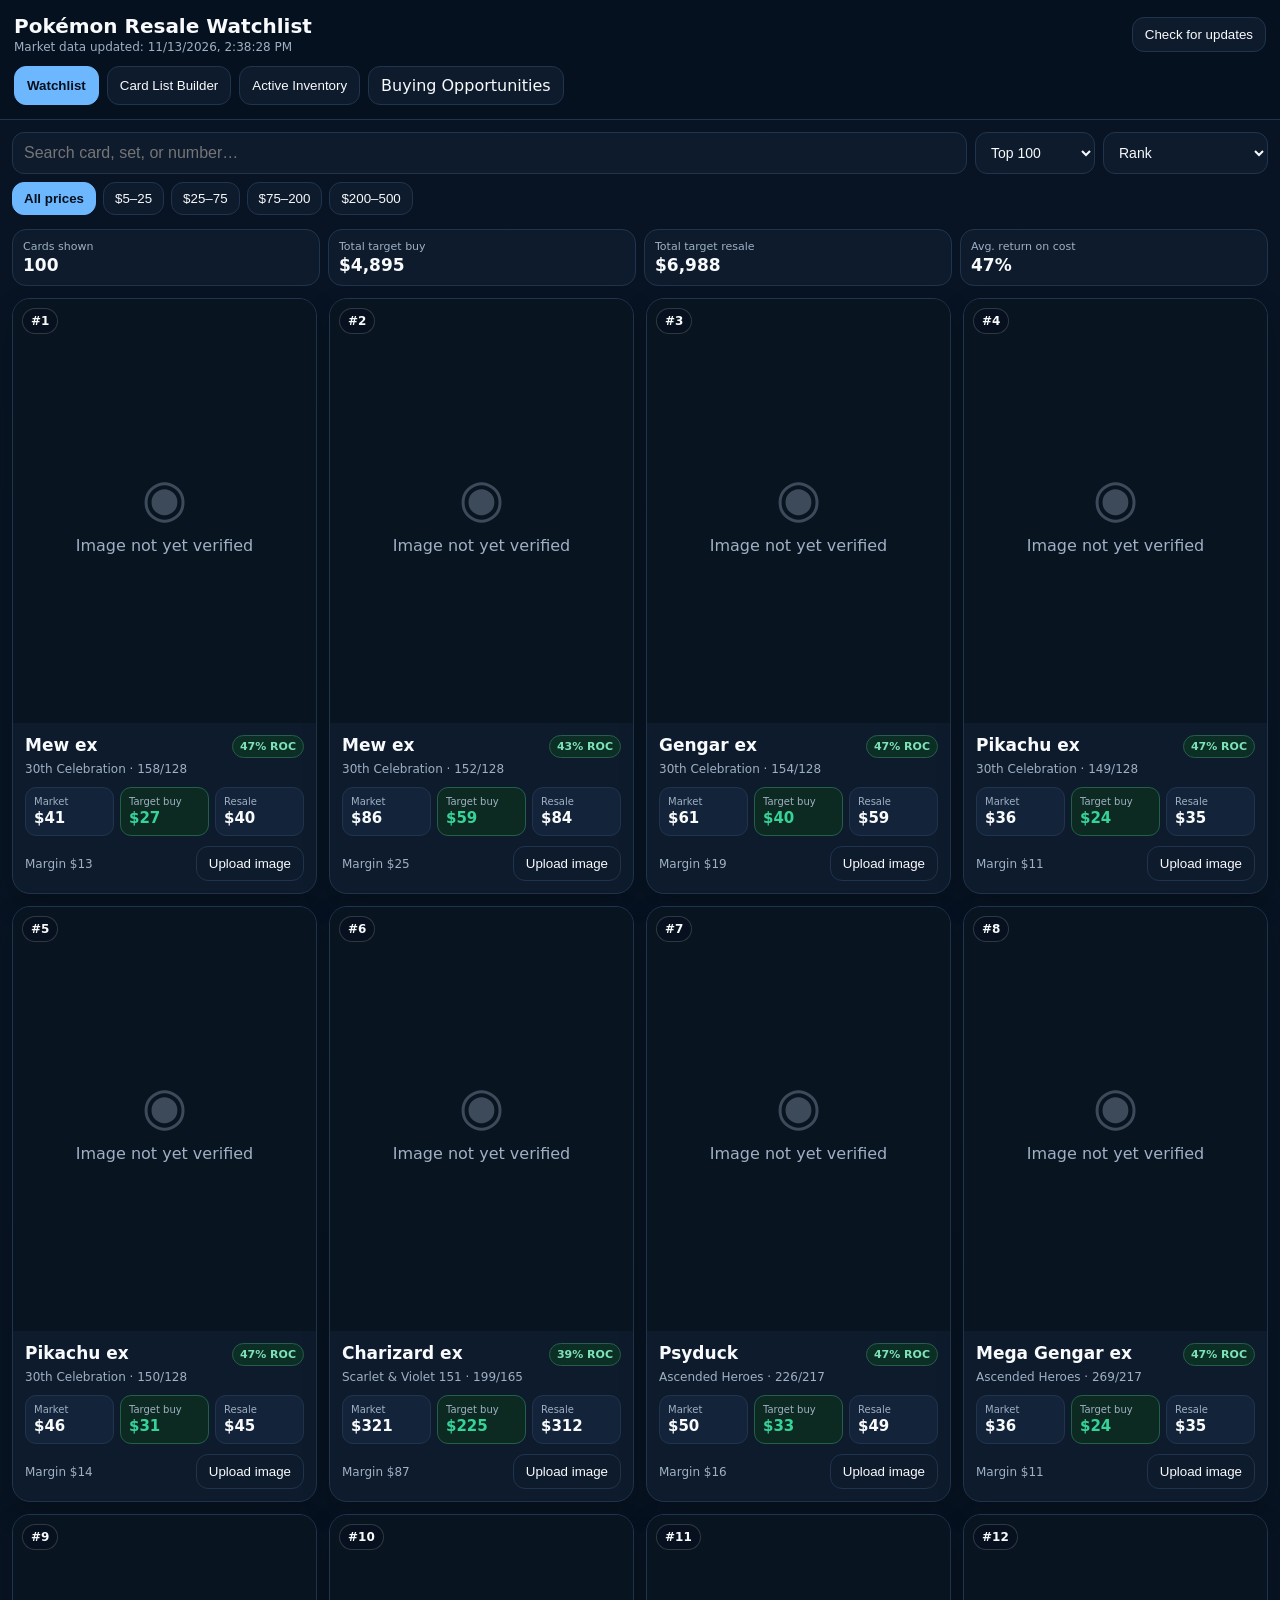
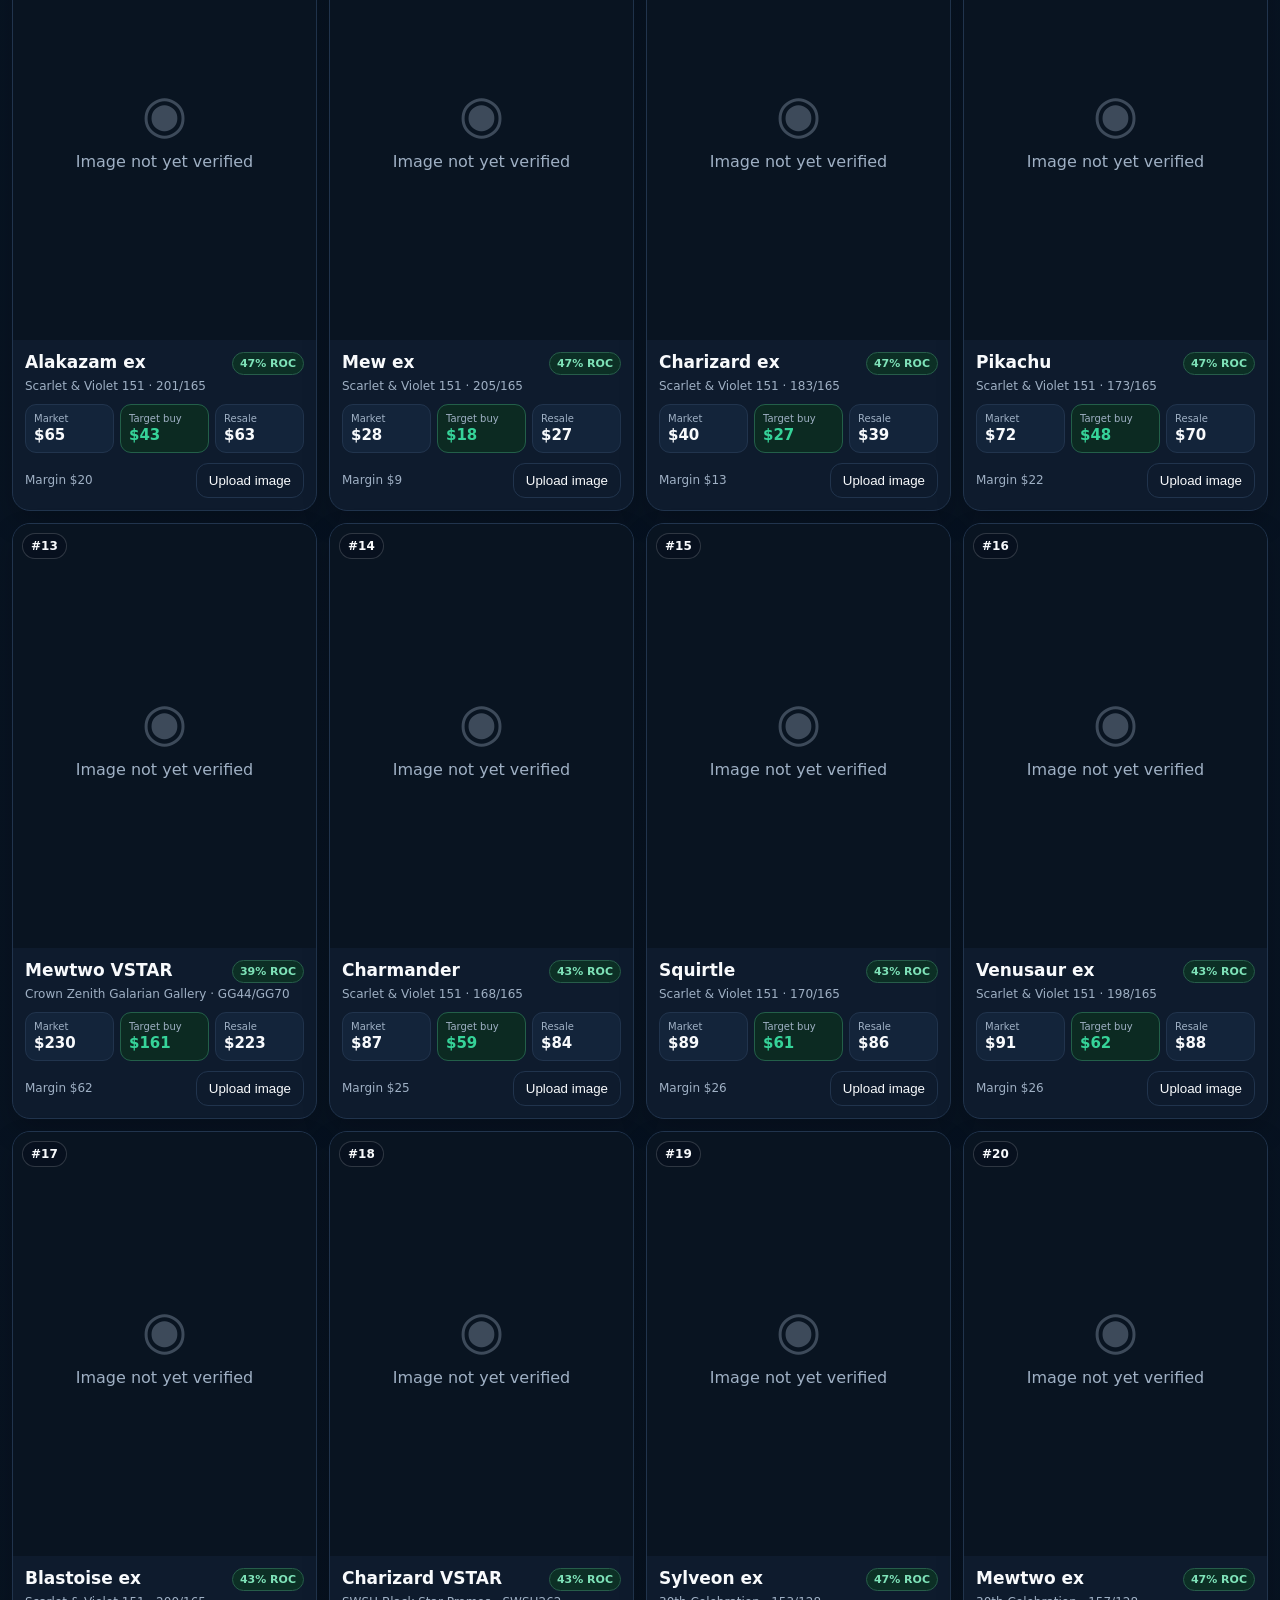
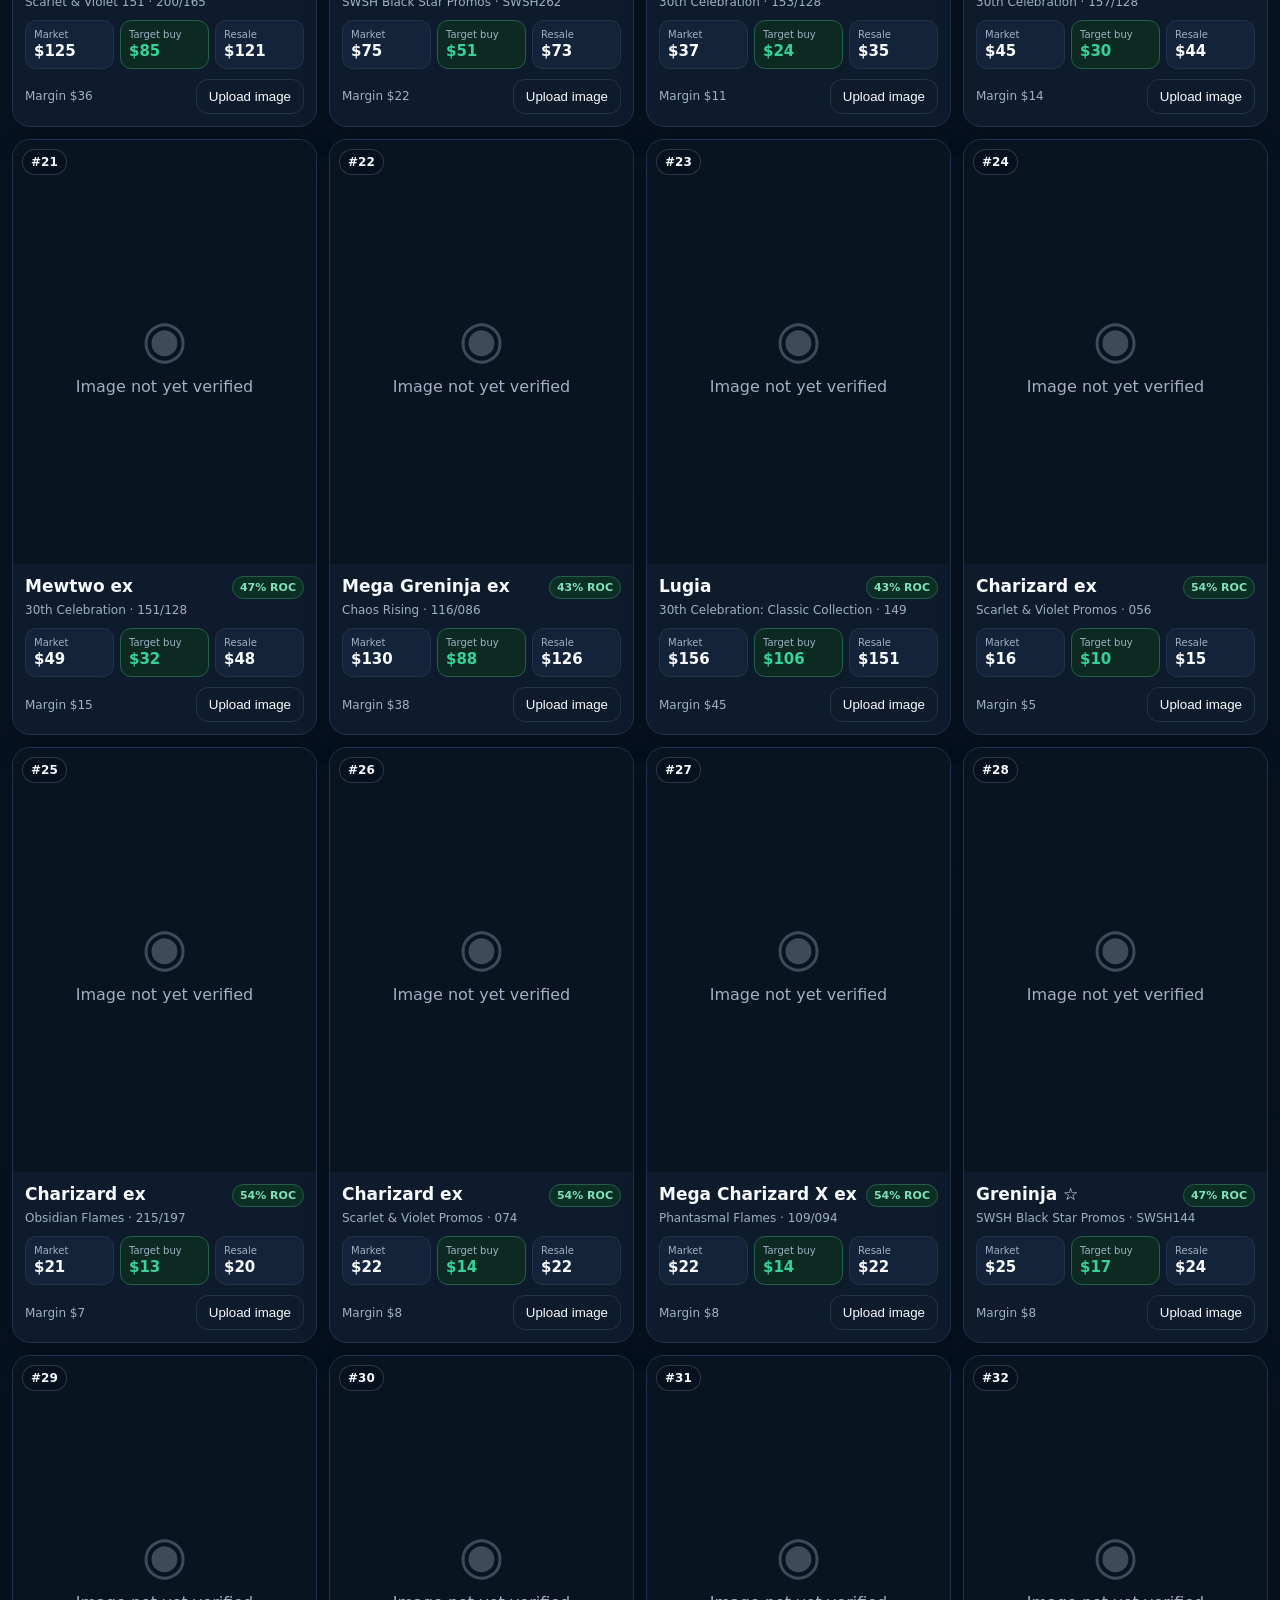
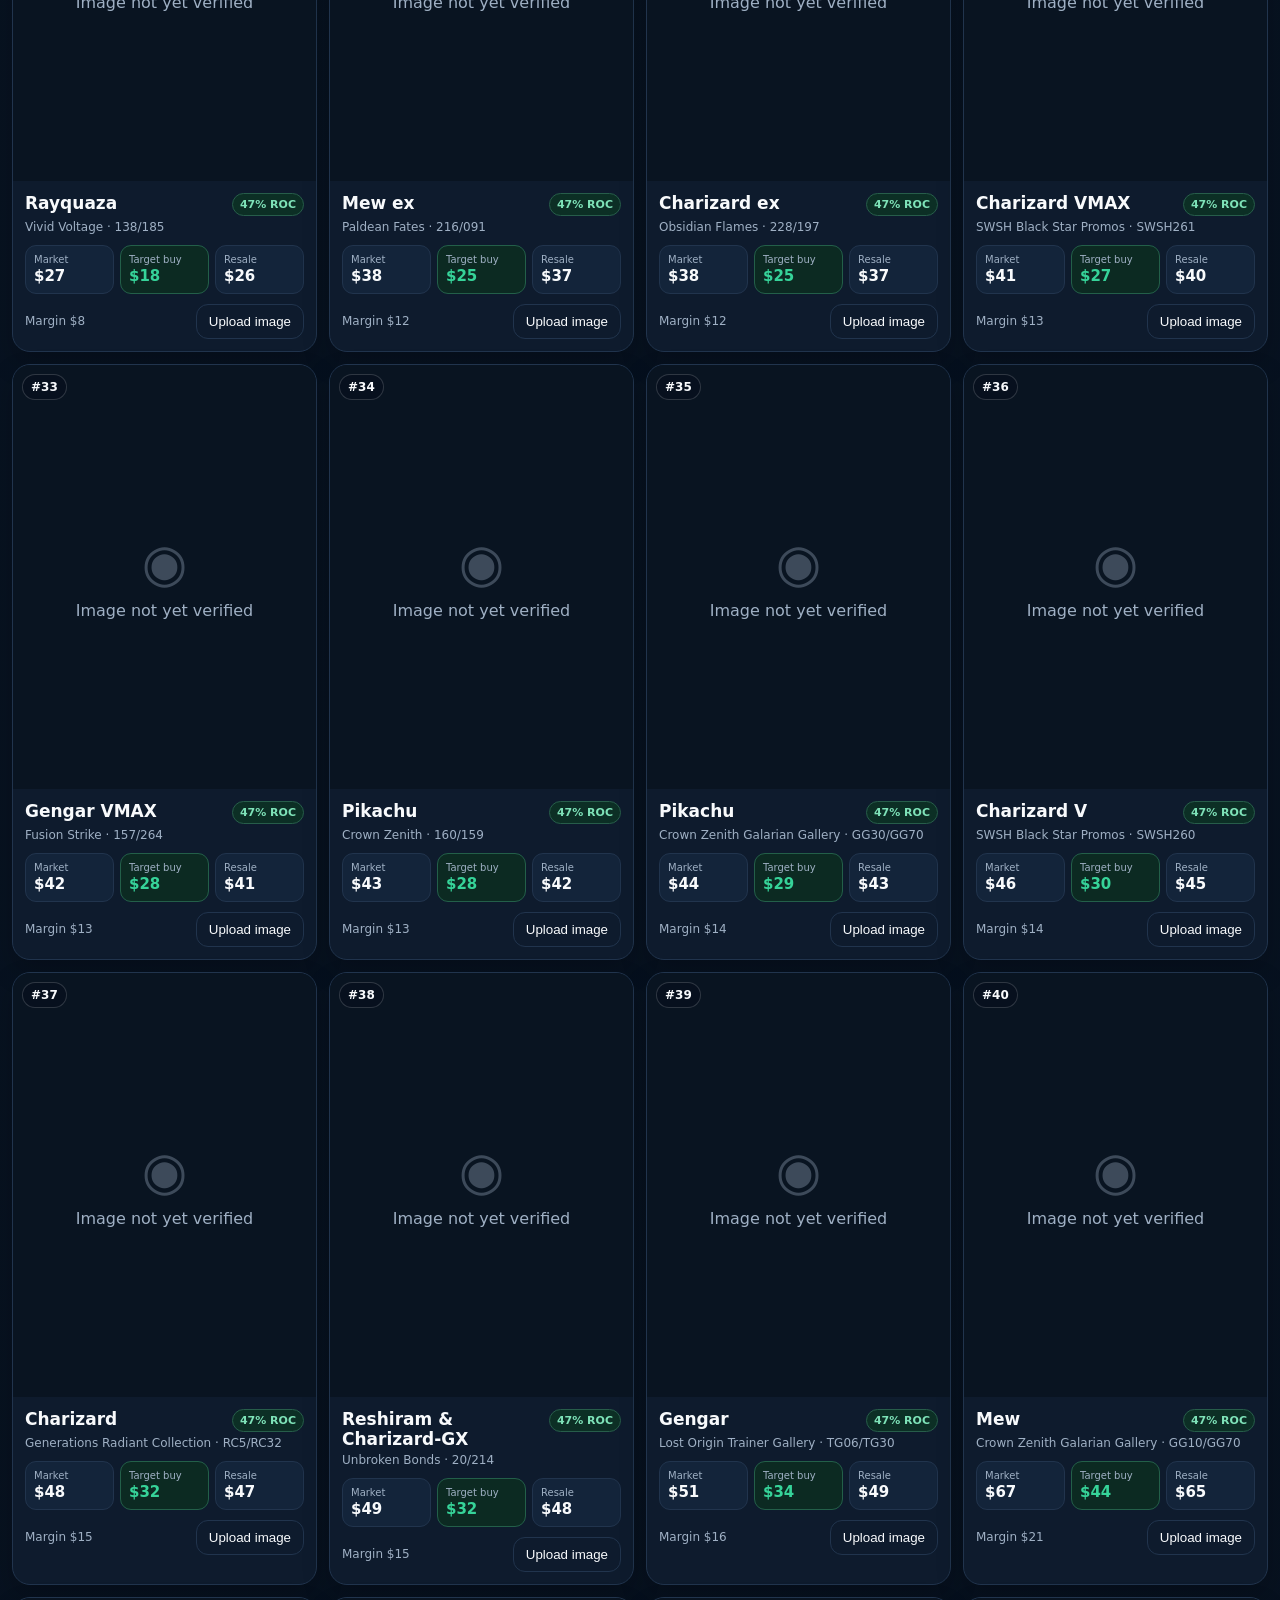
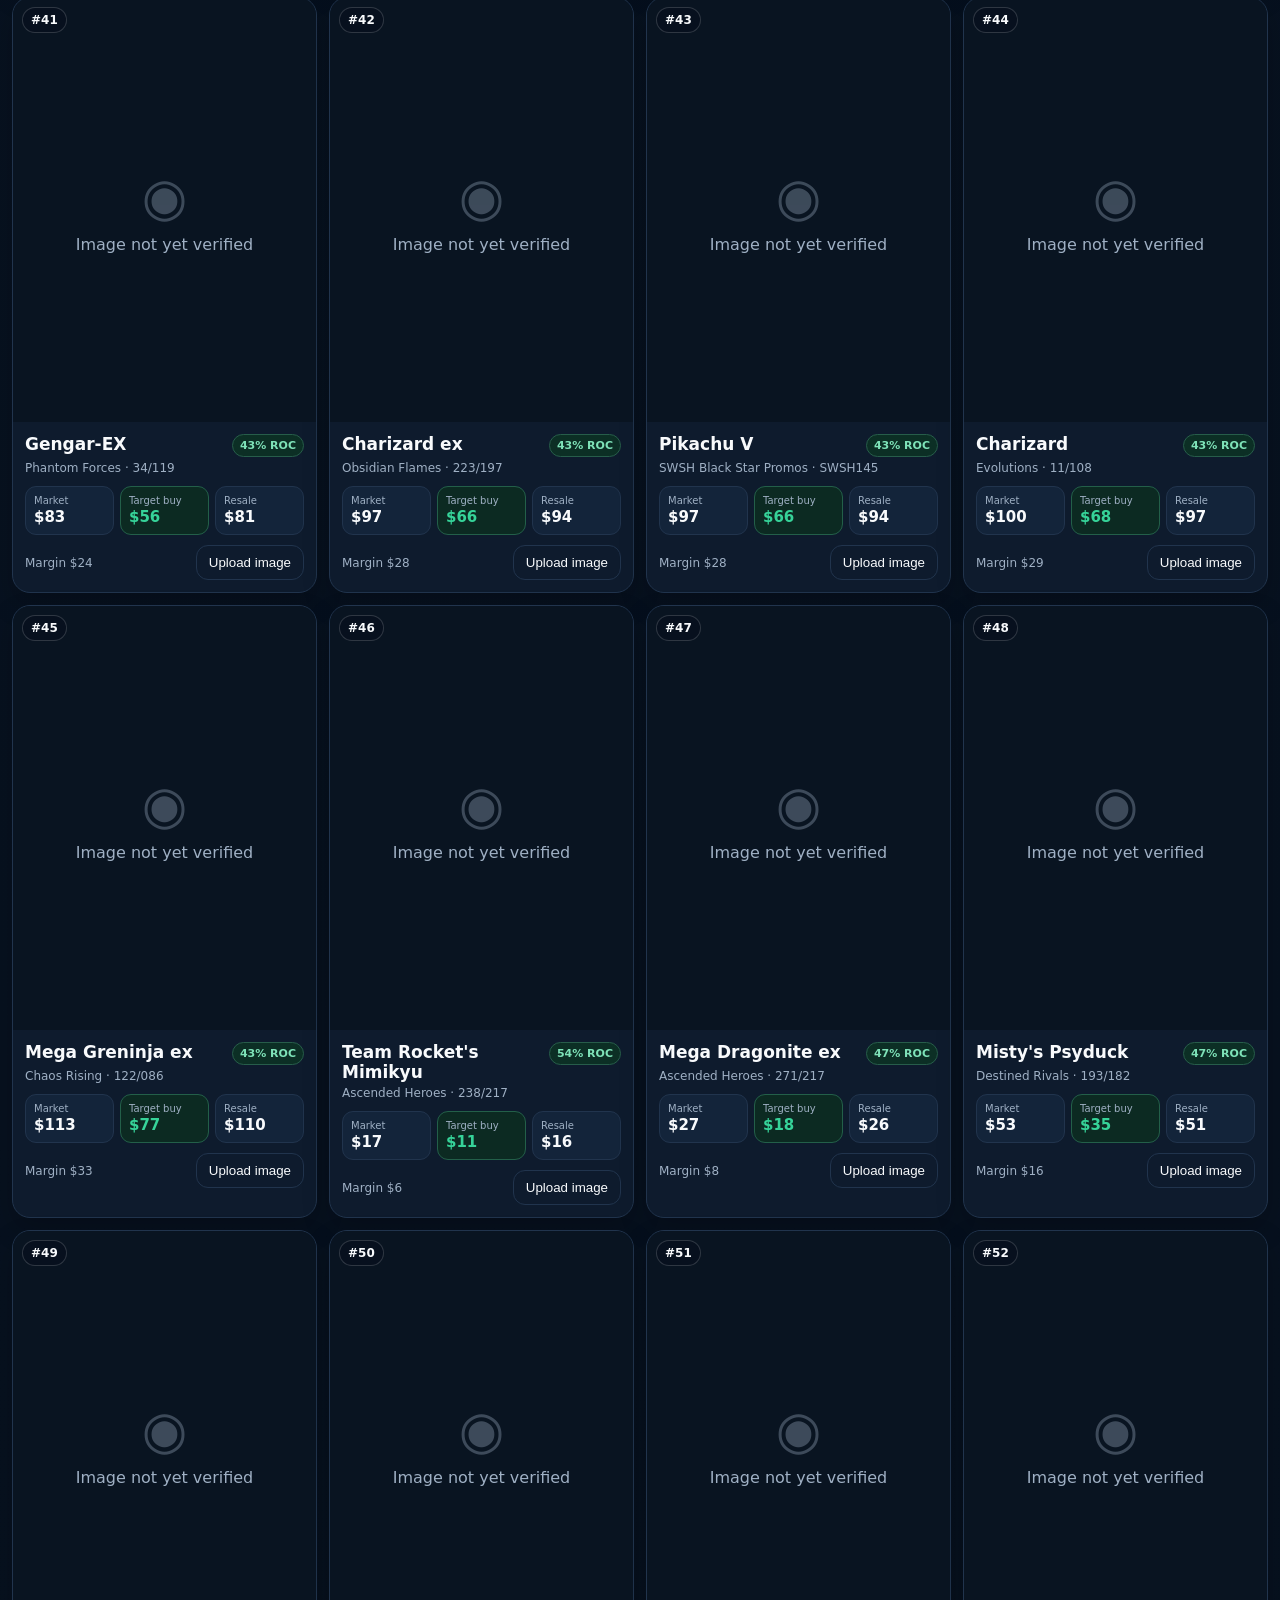
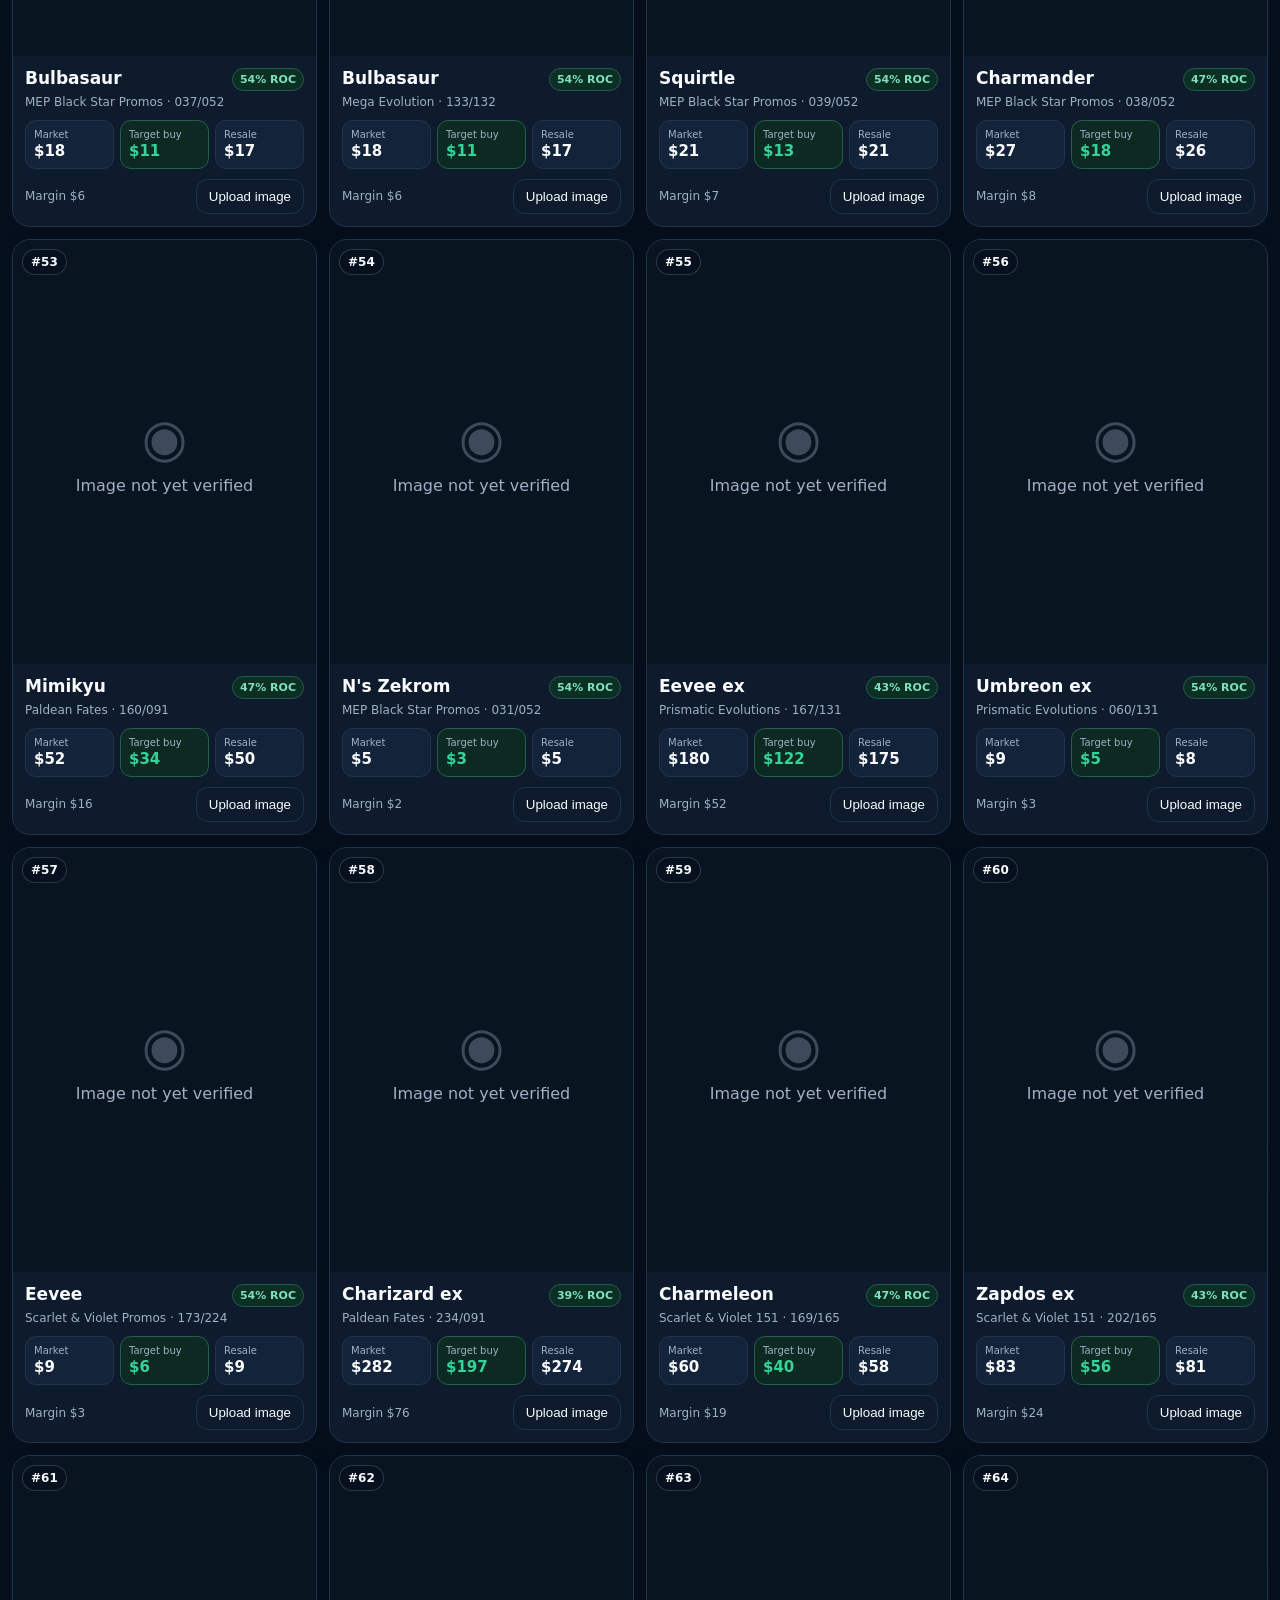
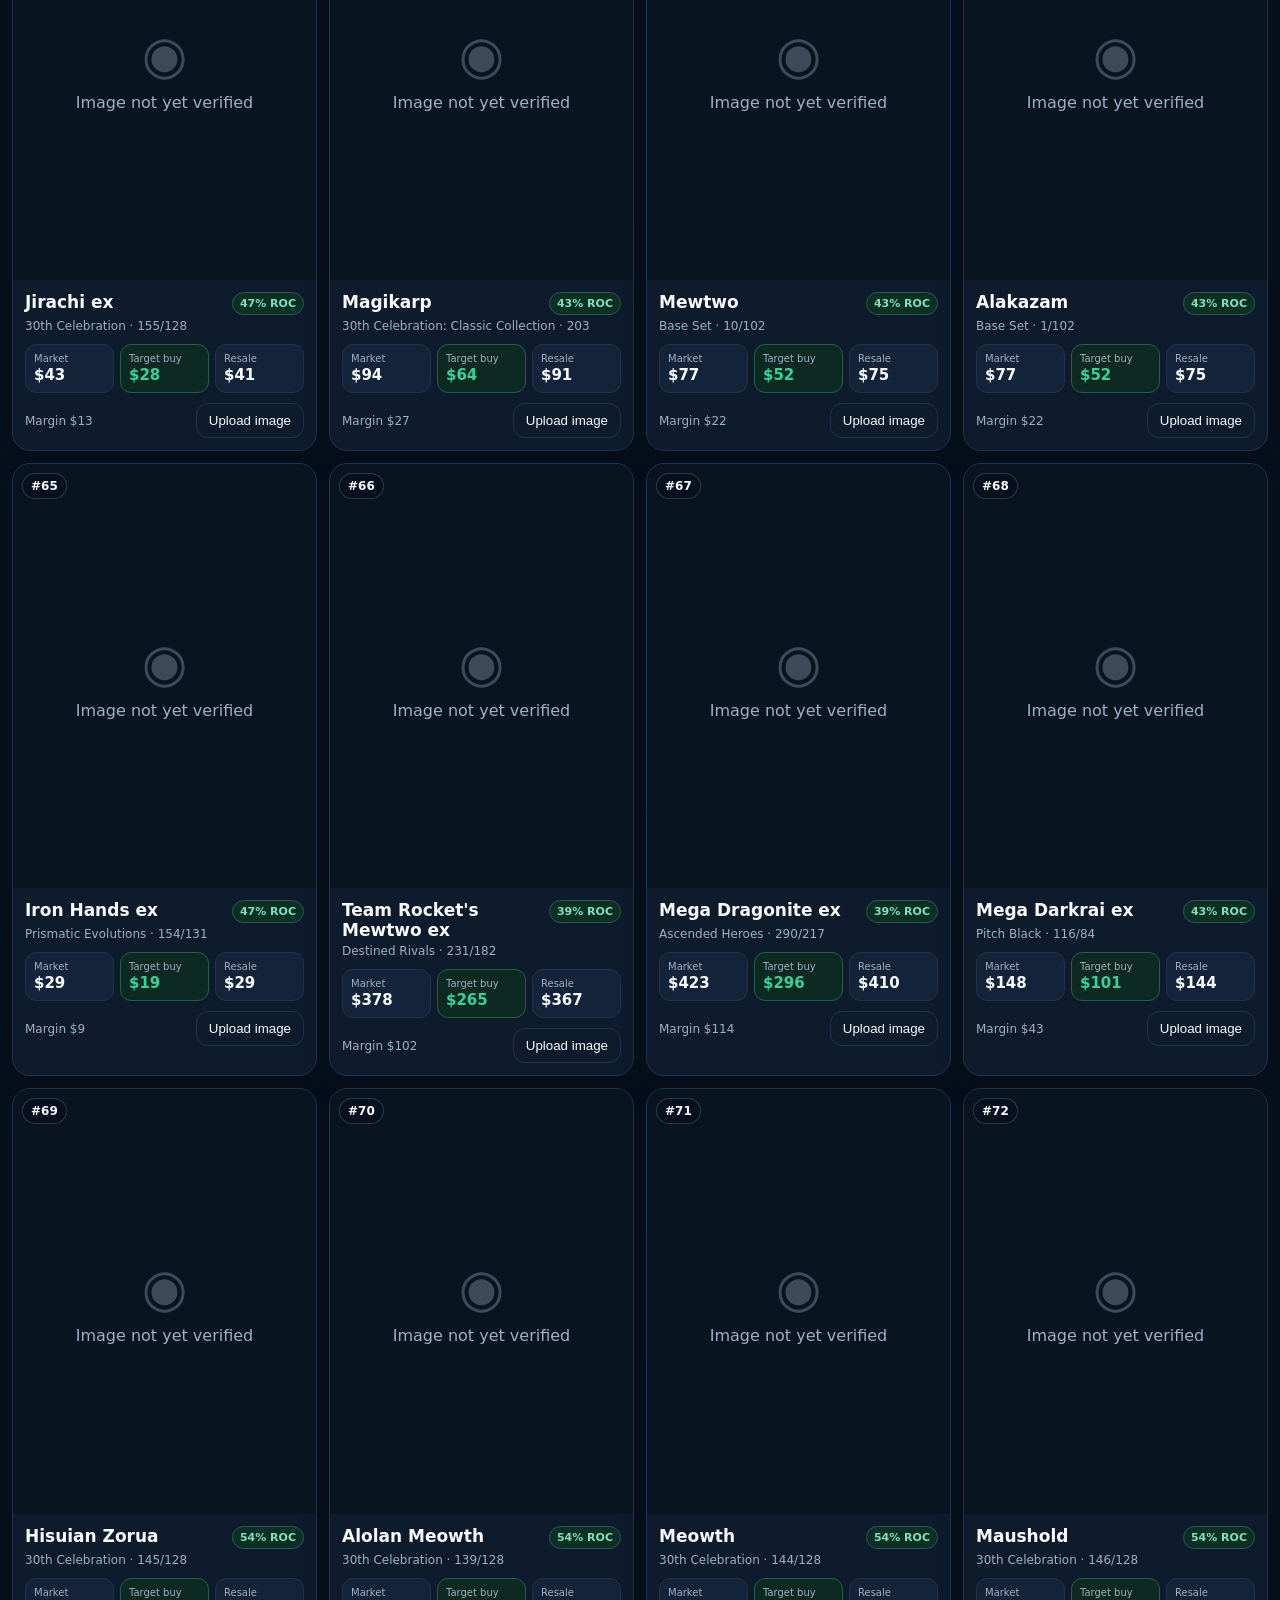
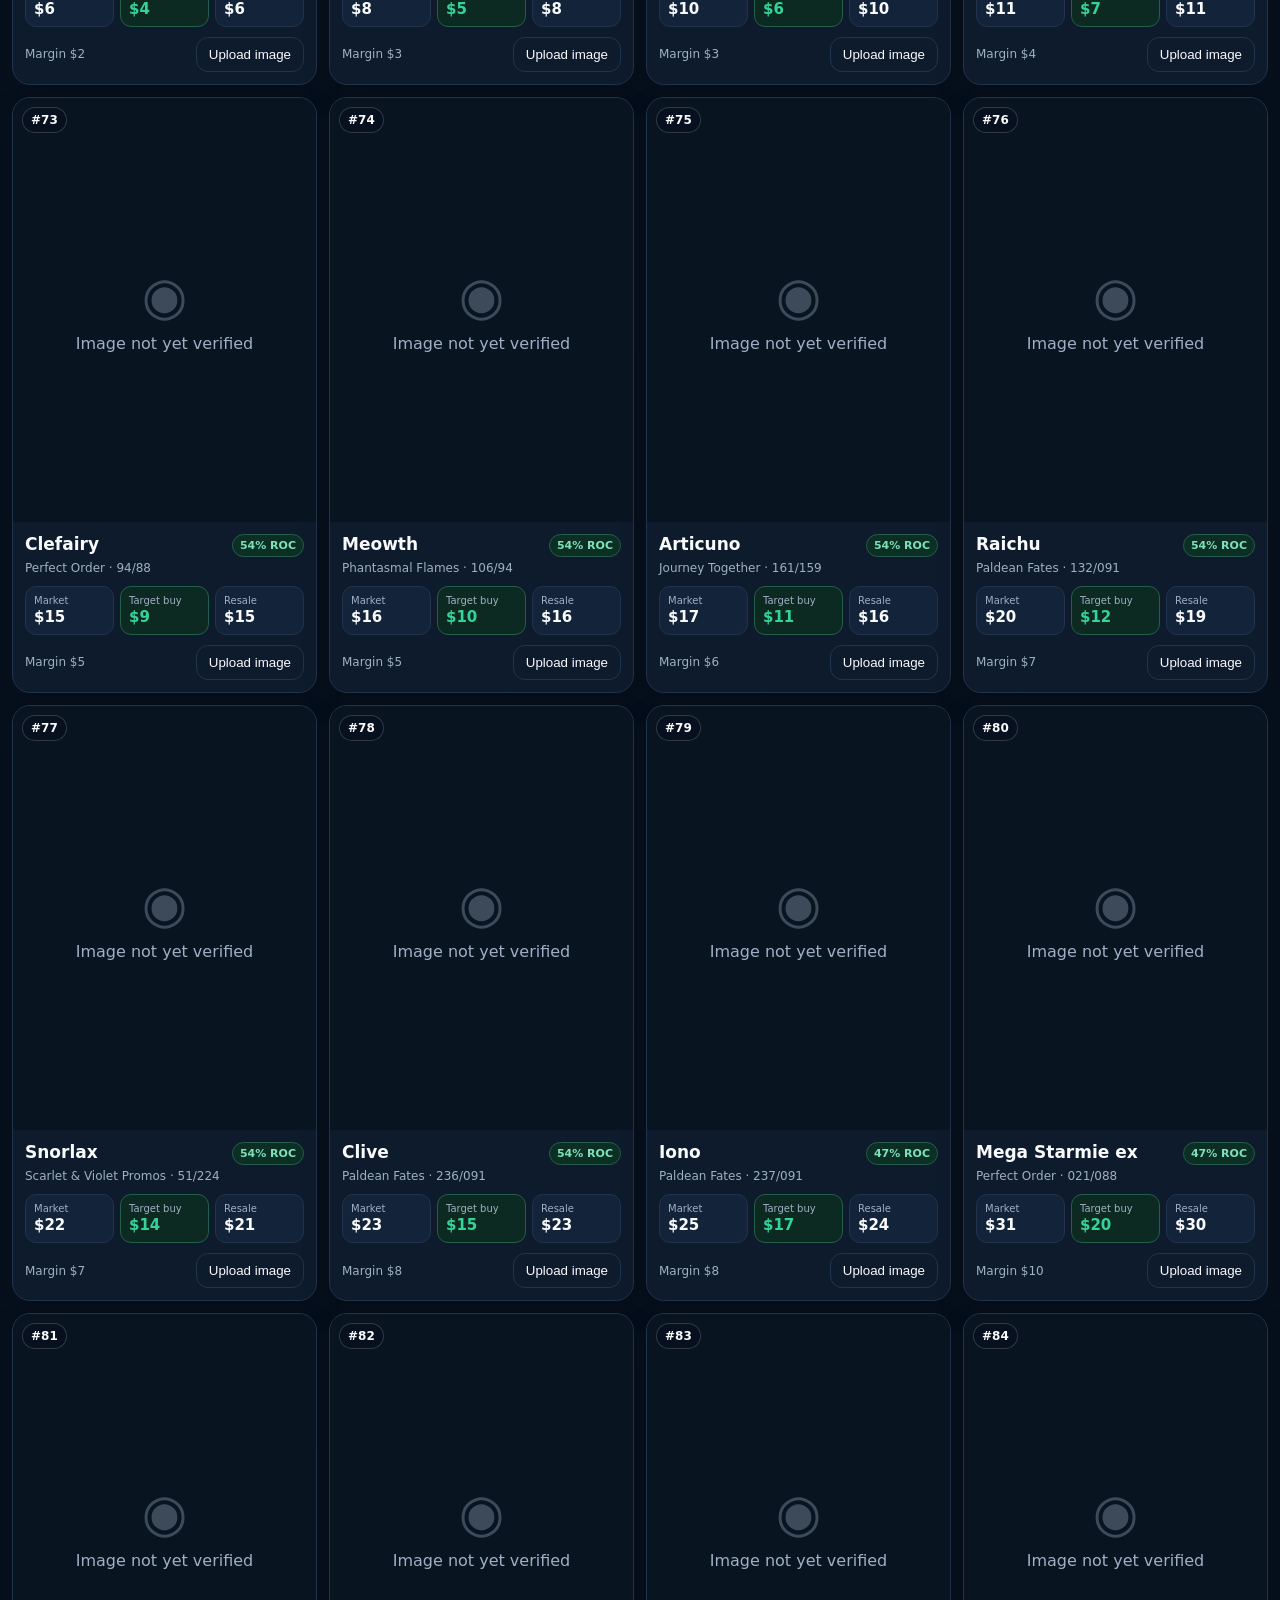
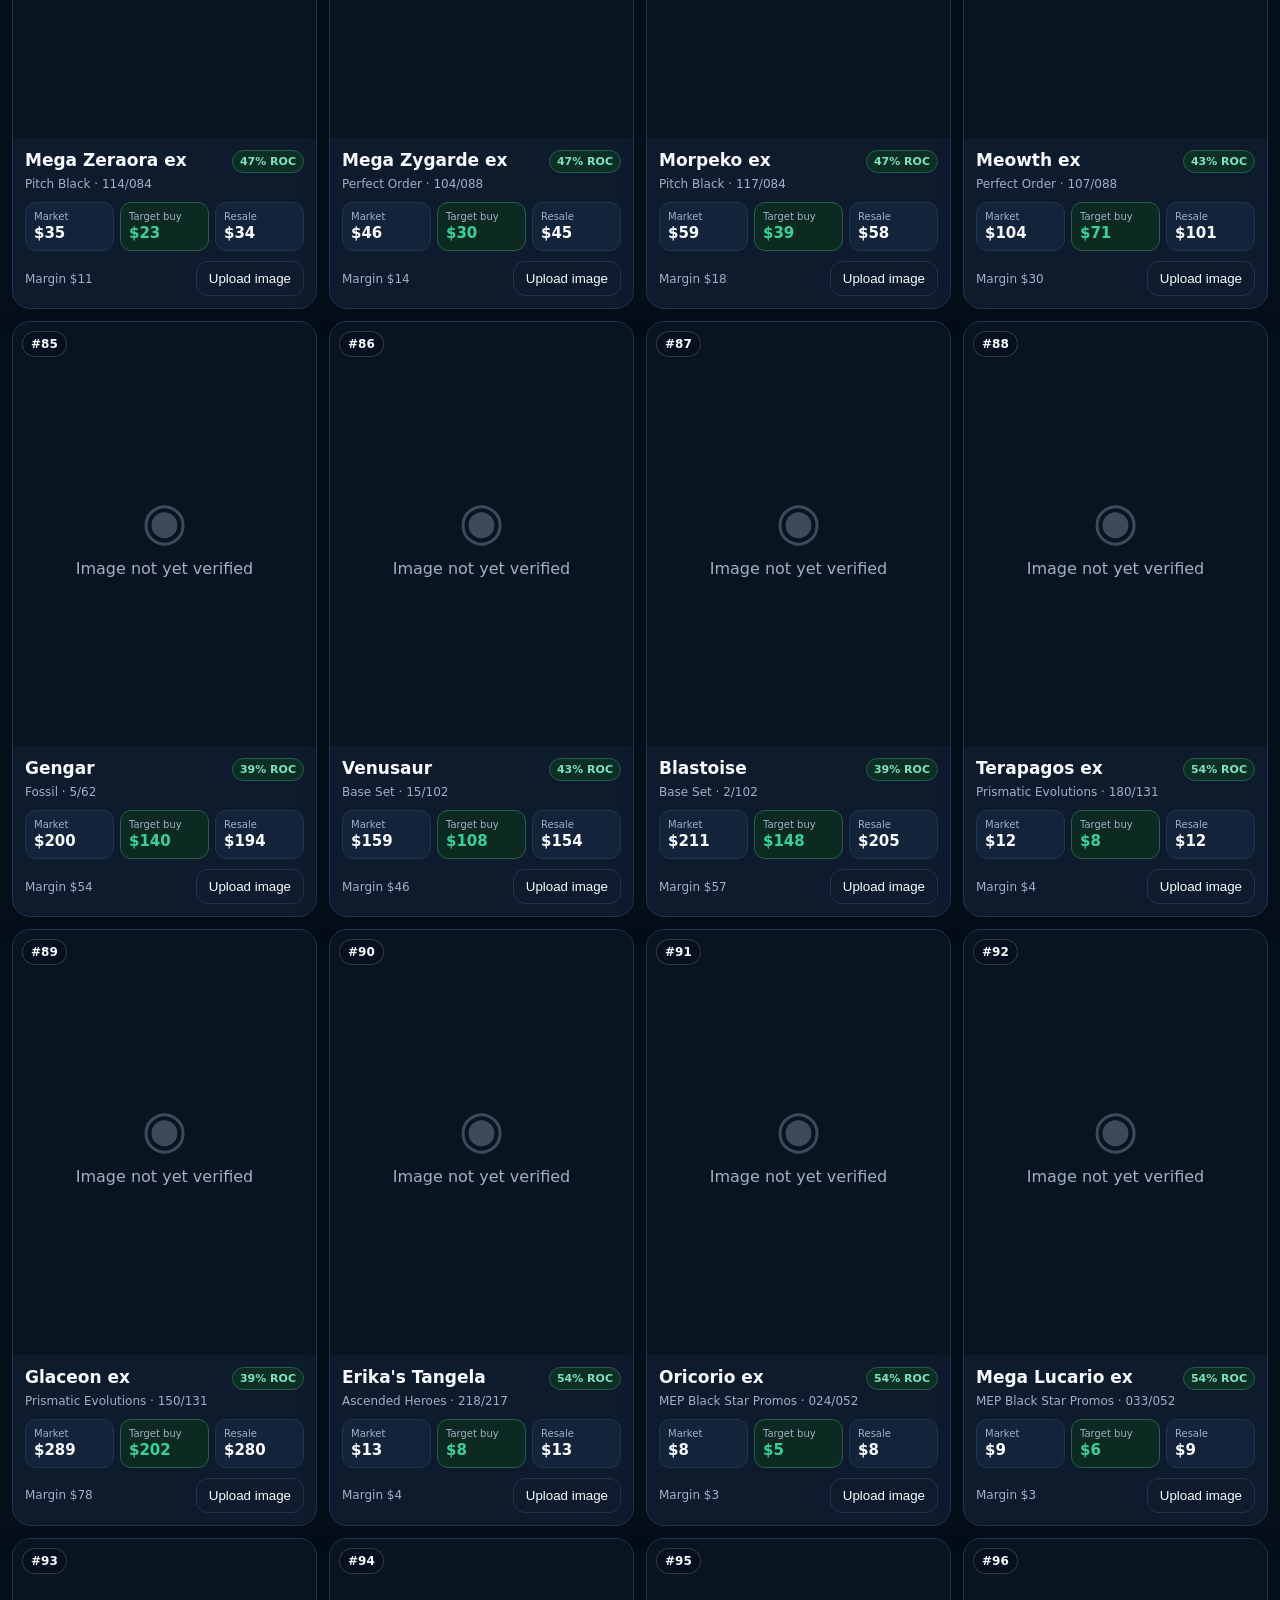
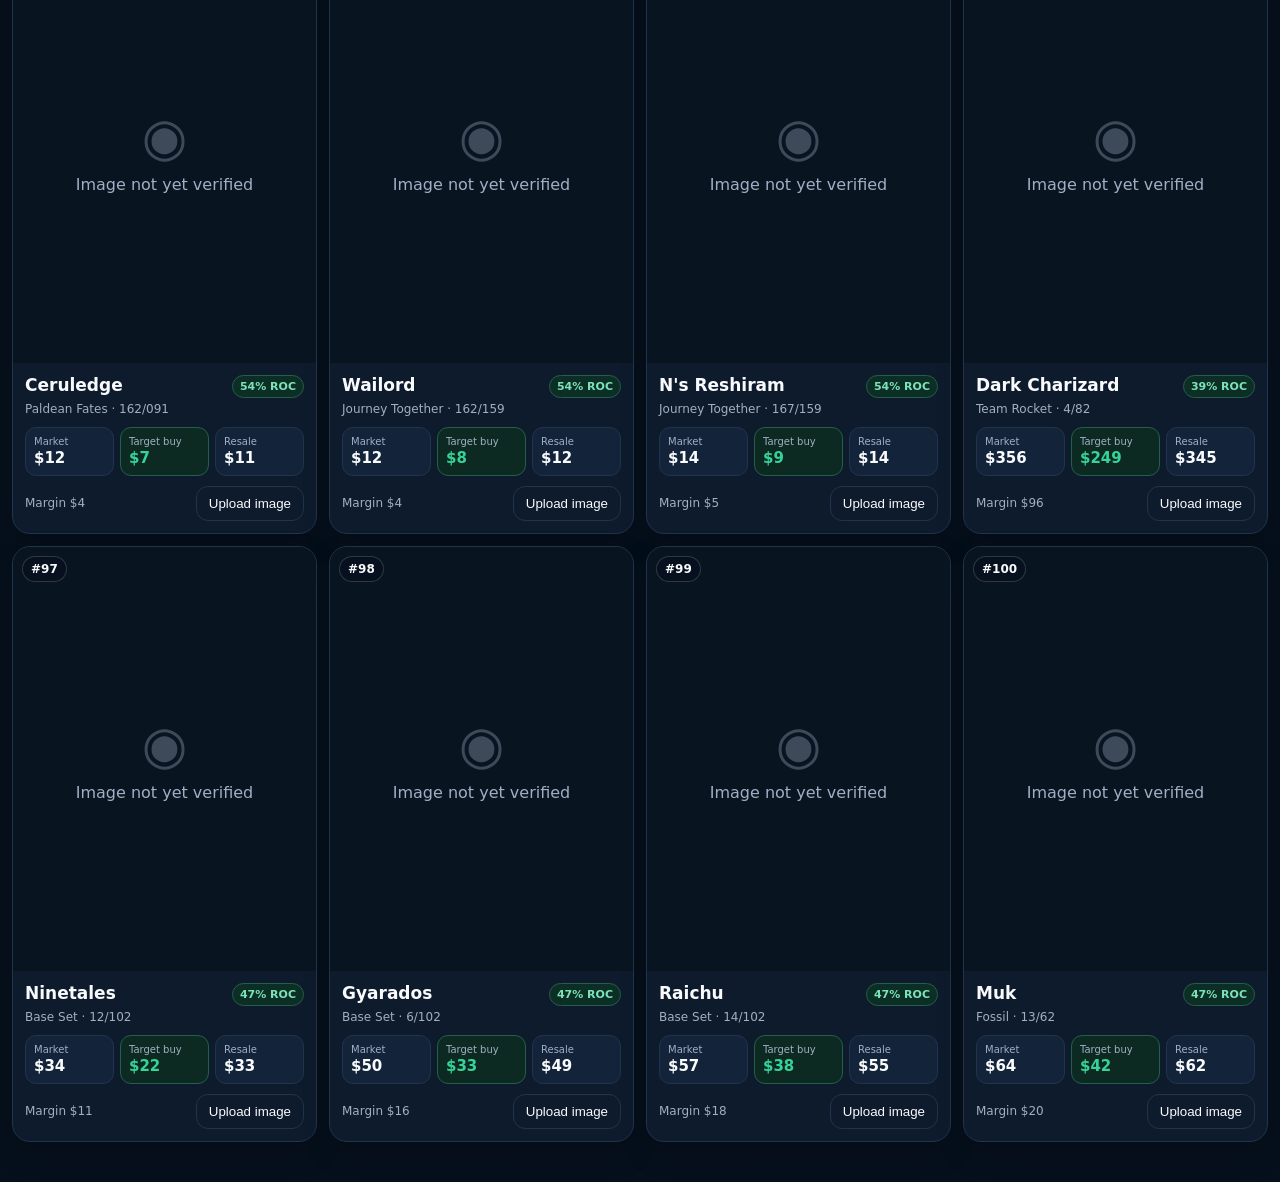
<file: index.html>
<!doctype html>
<html lang="en">
<head>
  <meta charset="utf-8">
  <meta name="viewport" content="width=device-width,initial-scale=1,viewport-fit=cover">
  <meta name="theme-color" content="#0b1220">
  <meta name="description" content="Pokémon card acquisition watchlist, card list builder, and active inventory tracker.">
  <title>Pokémon Resale Watchlist</title>
  <link rel="manifest" href="manifest.webmanifest?v=19">
  <link rel="stylesheet" href="styles.css?v=19">
  <link rel="stylesheet" href="manual-list.css?v=19">
  <link rel="stylesheet" href="inventory.css?v=19">
</head>
<body>
<header class="topbar">
  <div class="brand">
    <div>
      <h1>Pokémon Resale Watchlist</h1>
      <p><span id="dataUpdated">Loading market data…</span><span id="lastChecked"></span></p>
    </div>
    <button id="refreshBtn" class="ghost">Check for updates</button>
  </div>
  <nav class="tabs" aria-label="Main sections">
    <button class="tab active" data-tab="watchlist">Watchlist</button>
    <button class="tab" data-tab="scanner">Card List Builder</button>
    <button class="tab" data-tab="inventory">Active Inventory</button>
    <a class="tab" href="opportunities.html" style="text-decoration:none;color:inherit;display:inline-flex;align-items:center;white-space:nowrap">Buying Opportunities</a>
  </nav>
</header>

<main>
  <section id="watchlistView" class="view active">
    <div class="toolbar">
      <input id="search" type="search" placeholder="Search card, set, or number…" autocomplete="off">
      <select id="topN" aria-label="Rank limit"><option value="25">Top 25</option><option value="50">Top 50</option><option value="100" selected>Top 100</option></select>
      <select id="sort" aria-label="Sort"><option value="rank">Rank</option><option value="roc">Return on cost</option><option value="margin">Gross margin</option><option value="marketAsc">Market low → high</option><option value="marketDesc">Market high → low</option></select>
    </div>
    <div class="chips"><button class="chip active" data-price="all">All prices</button><button class="chip" data-price="5-25">$5–25</button><button class="chip" data-price="25-75">$25–75</button><button class="chip" data-price="75-200">$75–200</button><button class="chip" data-price="200-500">$200–500</button></div>
    <section id="summary" class="summary"></section>
    <section id="grid" class="grid" aria-live="polite"></section>
    <div id="empty" class="empty" hidden>No cards match those filters.</div>
  </section>

  <section id="scannerView" class="view">
    <div class="scannerIntro">
      <div>
        <h2>Manual Card List Builder</h2>
        <p>Search for each card, select the exact version from the online results, and add it to your lot. Remove unwanted recommendations and research additional printings when the first results do not include the card you need.</p>
      </div>
      <button id="clearManualList" class="ghost">Clear list</button>
    </div>

    <section class="scannerPanel manualBuilderSearch">
      <div class="manualBuilderBar">
        <input id="manualCardSearch" type="search" placeholder="e.g. Charizard 199/165" autocomplete="off">
        <button id="manualSearchBtn" class="primary">Search cards</button>
      </div>
      <div class="manualResearchActions">
        <button id="researchMoreBtn" class="ghost">Research more versions</button>
        <button id="restoreHiddenBtn" class="ghost">Restore removed recommendations</button>
      </div>
      <div id="manualSearchStatus" class="scanStatus"></div>
      <div id="manualSearchResults" class="mlResults"></div>
    </section>

    <section id="manualListSummary" class="scanSummary manualSummary"></section>

    <section class="scannerPanel">
      <div class="manualListHeader">
        <div>
          <h3>Selected cards</h3>
          <p>Each card now shows a fast-sale target, a recommended list price, and an estimated online net after a 13% marketplace/processing fee assumption.</p>
        </div>
      </div>
      <div id="manualListRows" class="manualListRows"></div>
    </section>

    <section class="scannerPanel manualRules">
      <h3>Pricing logic</h3>
      <div class="rule"><b>Recommended purchase</b><span>65% under $25 · 68% $25–75 · 70% $75–200 · 72% $200+</span></div>
      <div class="rule"><b>Fast sale</b><span>Approximately 88–95% of market depending on demand and card value</span></div>
      <div class="rule"><b>Recommended list</b><span>Approximately 96–103% of market depending on demand and card value</span></div>
      <div class="rule"><b>Estimated online net</b><span>Recommended list less an assumed 13% marketplace/processing fee; shipping is not included</span></div>
      <p class="finePrint">Demand tier is a transparent heuristic based on character popularity, not live sales velocity. Removed recommendations stay hidden on this device until restored. Verify authenticity, exact printing, condition, fees, shipping, and current demand before purchasing or listing.</p>
    </section>
  </section>

  <section id="inventoryView" class="view">
    <div class="inventoryIntro">
      <div>
        <h2>Active Inventory</h2>
        <p>Track cards you currently own for resale. New cards use the recommended list price as the initial target sale price; cost basis and target list price remain editable.</p>
      </div>
      <button id="clearInventoryBtn" class="ghost">Clear inventory</button>
    </div>
    <div id="inventoryStatus" class="inventoryStatus"></div>
    <section id="inventorySummary" class="scanSummary inventorySummary"></section>
    <section class="inventoryPanel">
      <div id="inventoryRows" class="inventoryRows"></div>
    </section>
  </section>
</main>

<template id="cardTemplate">
  <article class="card">
    <div class="imgwrap"><span class="rank"></span><img class="cardimg" loading="lazy" decoding="async" alt=""><div class="placeholder"><div class="pokeball">◉</div><span>Image not yet verified</span></div></div>
    <div class="body">
      <div class="nameRow"><h2></h2><span class="rocBadge"></span></div><p class="meta"></p>
      <div class="prices"><div><span>Market</span><b class="market"></b></div><div class="buyBox"><span>Target buy</span><b class="buy"></b></div><div><span>Resale</span><b class="resale"></b></div></div>
      <div class="footer"><span class="margin"></span><a class="imageLink" target="_blank" rel="noopener noreferrer">Open image</a><button type="button" class="imageUpload ghost" aria-label="Upload card image">Upload image</button><input type="file" class="imageFile" accept="image/png,image/jpeg,image/webp,image/gif" hidden></div><small class="imageStatus" aria-live="polite"></small>
    </div>
  </article>
</template>

<script src="config.js?v=19"></script>
<script src="app.js?v=21"></script>
<script src="manual-list.js?v=21"></script>
<script src="inventory.js?v=19"></script>
</body>
</html>
</file>
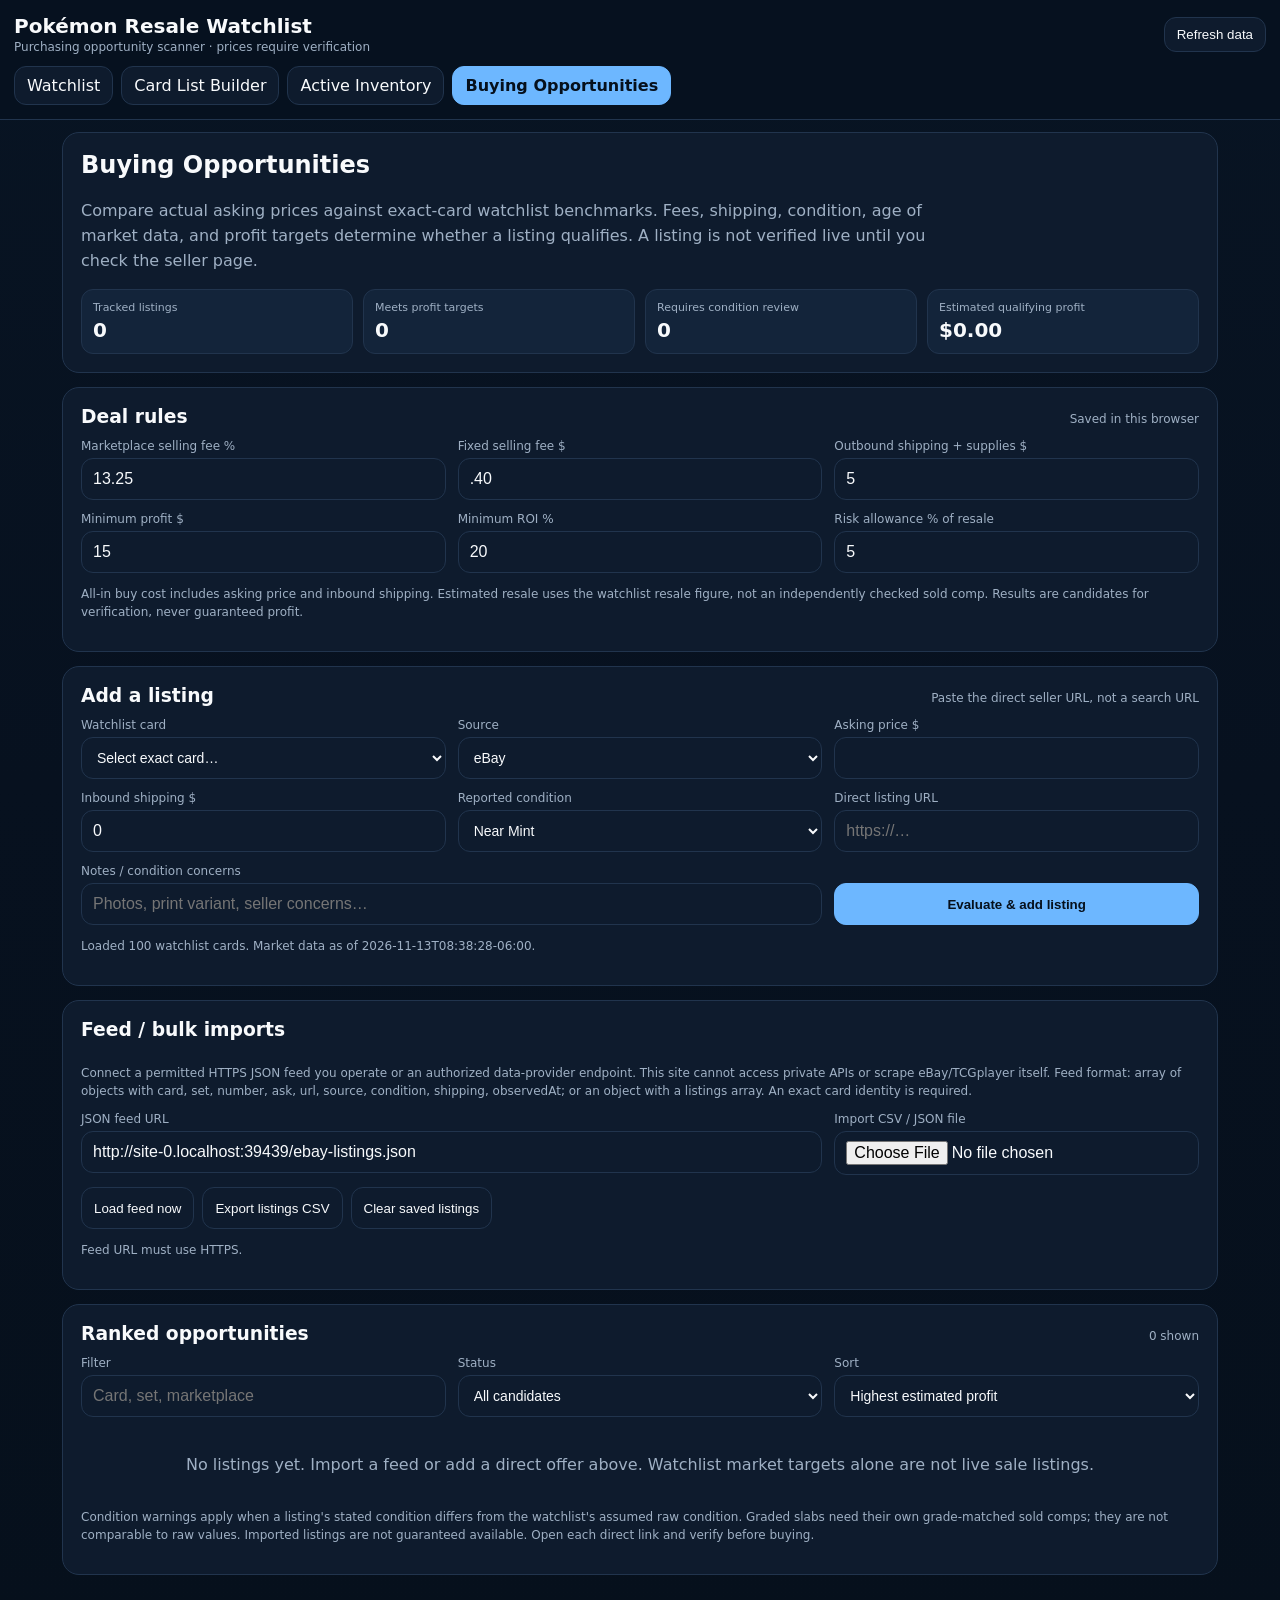
<file: opportunities.html>
<!doctype html>
<html lang="en"><head><meta charset="utf-8"><meta name="viewport" content="width=device-width,initial-scale=1"><meta name="theme-color" content="#0b1220"><title>Buying Opportunities · Pokémon Watchlist</title><link rel="stylesheet" href="styles.css?v=20"><link rel="stylesheet" href="opportunities.css?v=1"></head>
<body><header class="topbar"><div class="brand"><div><h1>Pokémon Resale Watchlist</h1><p>Purchasing opportunity scanner · prices require verification</p></div><button id="refreshOpportunities" class="ghost">Refresh data</button></div><nav class="tabs"><a class="tab" href="index.html">Watchlist</a><a class="tab" href="index.html#scanner">Card List Builder</a><a class="tab" href="index.html#inventory">Active Inventory</a><a class="tab active" href="opportunities.html">Buying Opportunities</a></nav></header>
<main class="opp-main">
<section class="opp-hero"><h2>Buying Opportunities</h2><p>Compare actual asking prices against exact-card watchlist benchmarks. Fees, shipping, condition, age of market data, and profit targets determine whether a listing qualifies. A listing is not verified live until you check the seller page.</p><div id="oppStats" class="opp-stats"></div></section>
<section class="opp-panel"><div class="opp-head"><h3>Deal rules</h3><span class="opp-help">Saved in this browser</span></div><div class="opp-fields">
<label>Marketplace selling fee %<input id="feeRate" type="number" min="0" max="50" step=".25" value="13.25"></label><label>Fixed selling fee $<input id="fixedFee" type="number" min="0" step=".05" value=".40"></label>
<label>Outbound shipping + supplies $<input id="shipCost" type="number" min="0" step=".25" value="5"></label><label>Minimum profit $<input id="minProfit" type="number" min="0" step="1" value="15"></label>
<label>Minimum ROI %<input id="minROI" type="number" min="0" max="500" step="1" value="20"></label><label>Risk allowance % of resale<input id="riskRate" type="number" min="0" max="50" step=".5" value="5"></label></div><p class="opp-help">All-in buy cost includes asking price and inbound shipping. Estimated resale uses the watchlist resale figure, not an independently checked sold comp. Results are candidates for verification, never guaranteed profit.</p></section>
<section class="opp-panel"><div class="opp-head"><h3>Add a listing</h3><span class="opp-help">Paste the direct seller URL, not a search URL</span></div><form id="oppAdd" class="opp-fields">
<label>Watchlist card<select id="oppCard" required><option value="">Loading cards…</option></select></label><label>Source<select id="oppSource"><option>eBay</option><option>TCGplayer</option><option>Card shop</option><option>Other</option></select></label>
<label>Asking price $<input id="oppAsk" type="number" min=".01" step=".01" required></label><label>Inbound shipping $<input id="oppInbound" type="number" min="0" step=".01" value="0"></label>
<label>Reported condition<select id="oppCondition"><option>Near Mint</option><option>Lightly Played</option><option>Moderately Played</option><option>Heavily Played</option><option>Damaged</option><option>PSA 10</option><option>PSA 9</option><option>Unverified</option></select></label><label>Direct listing URL<input id="oppUrl" type="url" placeholder="https://…" required></label>
<label class="opp-wide">Notes / condition concerns<input id="oppNotes" type="text" placeholder="Photos, print variant, seller concerns…"></label><button class="primary" type="submit">Evaluate & add listing</button></form><p id="oppStatus" role="status" class="opp-help"></p></section>
<section class="opp-panel"><div class="opp-head"><h3>Feed / bulk imports</h3></div><p class="opp-help">Connect a permitted HTTPS JSON feed you operate or an authorized data-provider endpoint. This site cannot access private APIs or scrape eBay/TCGplayer itself. Feed format: array of objects with card, set, number, ask, url, source, condition, shipping, observedAt; or an object with a listings array. An exact card identity is required.</p><div class="opp-fields"><label class="opp-wide">JSON feed URL<input type="url" id="oppFeedUrl" placeholder="https://your-feed.example/listings.json"></label><label>Import CSV / JSON file<input type="file" id="oppImport" accept=".csv,.json,text/csv,application/json"></label><div class="opp-actions"><button id="oppLoadFeed" class="ghost" type="button">Load feed now</button><button id="oppExport" class="ghost" type="button">Export listings CSV</button><button id="oppClear" class="ghost" type="button">Clear saved listings</button></div></div><p id="oppFeedStatus" role="status" class="opp-help"></p></section>
<section class="opp-panel"><div class="opp-head"><h3>Ranked opportunities</h3><span id="oppCount" class="opp-help"></span></div><div class="opp-fields"><label>Filter<input id="oppSearch" type="search" placeholder="Card, set, marketplace"></label><label>Status<select id="oppFilter"><option value="all">All candidates</option><option value="qualified">Meets profit targets</option><option value="review">Requires review</option><option value="rejected">Below targets</option></select></label><label>Sort<select id="oppSort"><option value="profit">Highest estimated profit</option><option value="roi">Highest ROI</option><option value="new">Newest observed</option></select></label></div><div id="oppRows" class="opp-rows"></div><p class="opp-help">Condition warnings apply when a listing's stated condition differs from the watchlist's assumed raw condition. Graded slabs need their own grade-matched sold comps; they are not comparable to raw values. Imported listings are not guaranteed available. Open each direct link and verify before buying.</p></section>
</main><script src="opportunities.js?v=1"></script></body></html>
</file>
<file: styles.css>
:root{
  --bg:#07111f;--panel:#0e1b2d;--panel2:#13243a;--ink:#f8fafc;--muted:#9fb0c4;
  --line:#21344d;--green:#36d399;--gold:#f2c94c;--accent:#6db7ff;--danger:#f87171;
}
*{box-sizing:border-box}
html{background:var(--bg)}
body{margin:0;font-family:Inter,ui-sans-serif,system-ui,-apple-system,BlinkMacSystemFont,"Segoe UI",sans-serif;background:linear-gradient(180deg,#081423 0,#07111f 48%,#06101c 100%);color:var(--ink)}
.topbar{position:sticky;top:0;z-index:10;background:rgba(7,17,31,.94);backdrop-filter:blur(14px);border-bottom:1px solid var(--line);padding:14px max(14px,env(safe-area-inset-left))}
.brand{display:flex;align-items:center;justify-content:space-between;gap:12px;max-width:1280px;margin:auto}
h1{font-size:20px;margin:0 0 2px}.brand p{margin:0;font-size:12px;color:var(--muted)}
h2,h3{margin-top:0}
.ghost,.chip,.tab,.primary,select,input,textarea{border:1px solid var(--line);background:var(--panel);color:var(--ink);border-radius:12px}
.ghost,.primary,.tab{padding:9px 12px;cursor:pointer}.primary{background:var(--accent);color:#06101c;border-color:var(--accent);font-weight:800}
.ghost:disabled,.primary:disabled{opacity:.6;cursor:not-allowed}
.tabs{display:flex;gap:8px;max-width:1280px;margin:12px auto 0}.tab.active{background:var(--accent);color:#06101c;border-color:var(--accent);font-weight:800}
main{max-width:1280px;margin:auto;padding:12px 12px 40px}.view{display:none}.view.active{display:block}
.toolbar{display:grid;grid-template-columns:minmax(0,1fr) 120px 165px;gap:8px;margin:0 auto 8px}
input,select,textarea{width:100%;min-height:42px;padding:9px 11px;font-size:14px}input{font-size:16px}textarea{resize:vertical;min-height:120px}
.chips{display:flex;gap:7px;overflow:auto;margin:8px auto 12px;padding-bottom:2px}.chip{padding:8px 11px;white-space:nowrap}.chip.active{background:var(--accent);border-color:var(--accent);color:#06101c;font-weight:700}
.summary{display:grid;grid-template-columns:repeat(4,1fr);gap:8px;margin-bottom:12px}.stat{background:var(--panel);border:1px solid var(--line);border-radius:14px;padding:10px}.stat span{display:block;color:var(--muted);font-size:11px}.stat b{display:block;font-size:17px;margin-top:2px}
.grid{display:grid;grid-template-columns:repeat(4,minmax(0,1fr));gap:12px}.card{overflow:hidden;background:var(--panel);border:1px solid var(--line);border-radius:18px;box-shadow:0 12px 28px rgba(0,0,0,.18)}
.imgwrap{position:relative;background:#091421;aspect-ratio:2.5/3.5;display:flex;align-items:center;justify-content:center;overflow:hidden}.cardimg{width:100%;height:100%;object-fit:contain;display:block}.rank{position:absolute;top:9px;left:9px;z-index:2;background:rgba(7,17,31,.86);border:1px solid rgba(255,255,255,.16);padding:5px 8px;border-radius:999px;font-size:12px;font-weight:800}.placeholder{display:none;position:absolute;inset:0;align-items:center;justify-content:center;flex-direction:column;gap:8px;color:var(--muted);text-align:center;padding:20px}.placeholder.visible{display:flex}.pokeball{font-size:52px;opacity:.35}.body{padding:12px}.nameRow{display:flex;align-items:flex-start;justify-content:space-between;gap:8px}.nameRow h2{margin:0;font-size:17px;line-height:1.18}.rocBadge{flex:0 0 auto;border:1px solid #275d4a;background:#0c2f25;color:#7ee2b8;padding:4px 7px;border-radius:999px;font-size:11px;font-weight:800}.meta{color:var(--muted);font-size:12px;margin:4px 0 11px}.prices{display:grid;grid-template-columns:repeat(3,1fr);gap:6px}.prices>div{background:var(--panel2);border:1px solid var(--line);border-radius:11px;padding:8px}.prices span{display:block;color:var(--muted);font-size:10px}.prices b{display:block;margin-top:2px;font-size:15px}.buyBox{border-color:#235f49!important;background:#0c2a22!important}.buyBox b{color:var(--green)}.footer{display:flex;align-items:center;justify-content:space-between;gap:8px;margin-top:10px;font-size:12px;color:var(--muted)}.footer a{color:var(--accent);text-decoration:none}.empty{text-align:center;color:var(--muted);padding:40px 10px}
.scannerIntro{display:flex;justify-content:space-between;gap:16px;margin-bottom:12px}.scannerIntro h2{margin-bottom:6px}.scannerIntro p{color:var(--muted);max-width:850px;margin:0;line-height:1.5}
.scannerLayout{display:grid;grid-template-columns:minmax(0,2fr) minmax(260px,1fr);gap:12px}.scannerPanel{background:var(--panel);border:1px solid var(--line);border-radius:16px;padding:14px}.scannerPanel label{display:block;color:var(--muted);font-size:12px;margin-bottom:12px}.scannerPanel label input,.scannerPanel label select,.scannerPanel label textarea{margin-top:6px;color:var(--ink)}.formRow{display:grid;grid-template-columns:1fr 1fr;gap:10px}.uploadBox{border:1px dashed #36506f;border-radius:14px;padding:18px;text-align:center;cursor:pointer;background:#0a1727}.uploadBox span,.uploadBox small{display:block}.uploadBox span{color:var(--ink);font-weight:700}.uploadBox small{margin-top:4px}.uploadBox input{margin-top:10px}.imagePreviews{display:grid;grid-template-columns:repeat(4,minmax(0,1fr));gap:8px;margin:10px 0}.imagePreview{position:relative;aspect-ratio:4/3;background:#091421;border:1px solid var(--line);border-radius:12px;overflow:hidden}.imagePreview img{width:100%;height:100%;object-fit:cover}.scannerActions{display:flex;flex-wrap:wrap;gap:8px;align-items:center}.linkButton{display:inline-block;text-decoration:none}.scanStatus{margin-top:10px;color:var(--muted);font-size:12px}.policyPanel h3{margin-bottom:8px}.policyPanel p{color:var(--muted);line-height:1.45}.rule{display:flex;justify-content:space-between;gap:12px;padding:10px 0;border-top:1px solid var(--line);font-size:13px}.rule b{color:var(--green)}.finePrint{font-size:11px!important}
.scanSummary{margin:14px 0;display:grid;grid-template-columns:repeat(5,1fr);gap:8px}.scanMetric{background:var(--panel);border:1px solid var(--line);border-radius:14px;padding:11px}.scanMetric span{display:block;color:var(--muted);font-size:11px}.scanMetric b{display:block;font-size:18px;margin-top:3px}.dealBadge{display:inline-flex;align-items:center;padding:5px 9px;border-radius:999px;font-size:12px;font-weight:800}.deal-buy{background:#0c2f25;color:#7ee2b8;border:1px solid #275d4a}.deal-negotiate{background:#332a0f;color:#f6d66b;border:1px solid #6d5a20}.deal-pass{background:#35171b;color:#fda4af;border:1px solid #6d2832}
.scanResults{display:grid;gap:10px}.scanCard{display:grid;grid-template-columns:80px minmax(0,1fr) auto;gap:12px;align-items:start;background:var(--panel);border:1px solid var(--line);border-radius:14px;padding:10px}.scanCard.rejected{border-color:#6d2832;opacity:.85}.scanThumb{width:80px;height:112px;object-fit:contain;background:#091421;border-radius:9px}.scanCard h3{margin:0 0 4px;font-size:16px}.scanMeta{color:var(--muted);font-size:12px;margin-bottom:6px}.scanNumbers{display:flex;flex-wrap:wrap;gap:10px;font-size:12px}.scanNumbers b{color:var(--ink)}.scanRight{text-align:right;min-width:120px}.scanRight .maxBuy{font-size:20px;color:var(--green);font-weight:800}.confidence{color:var(--muted);font-size:11px;margin-top:4px}.ambiguous{color:var(--gold)}
.externalBadge,.watchBadge{display:inline-flex;margin-left:6px;padding:3px 6px;border-radius:999px;font-size:9px;font-weight:800;vertical-align:2px}.externalBadge{background:#142b46;color:#9dccff;border:1px solid #315c87}.watchBadge{background:#153226;color:#8ae3bc;border:1px solid #2c694f}.onlineLookupNote{border-top:1px solid var(--line);padding-top:10px;margin-top:10px}.scanMetric small{display:block;color:var(--muted);font-size:10px;margin-top:3px}
.matchControls{display:flex;flex-wrap:wrap;gap:7px;align-items:center;margin-top:10px}.confirmBtn,.wrongBtn{border:1px solid var(--line);border-radius:9px;padding:6px 9px;background:#0b1727;color:var(--ink);cursor:pointer;font-size:12px}.confirmBtn:hover,.confirmBtn.active{border-color:#2d7b5b;background:#123628;color:#8ae3bc}.wrongBtn:hover,.wrongBtn.active{border-color:#8a3340;background:#3b171d;color:#fda4af}.confidencePct{font-size:11px;font-weight:800;padding:5px 8px;border-radius:999px}.confHigh{background:#123628;color:#8ae3bc}.confMed{background:#3b3216;color:#f5d36a}.confLow{background:#3b171d;color:#fda4af}
.candidatePanel{margin-top:10px;padding:10px;background:#091421;border:1px solid #314967;border-radius:12px}.candidateTitle{font-size:12px;font-weight:700;margin-bottom:8px;color:#c9d8ea}.candidateGrid{display:grid;grid-template-columns:repeat(2,minmax(0,1fr));gap:7px}.candidate{display:grid;grid-template-columns:45px minmax(0,1fr);gap:8px;align-items:center;text-align:left;padding:7px;border:1px solid var(--line);border-radius:10px;background:#0d1a2b;color:var(--ink);cursor:pointer}.candidate:hover,.candidate.selected{border-color:var(--accent);background:#10243a}.candidateImg{width:45px;height:62px;display:flex;align-items:center;justify-content:center;background:#07111f;border-radius:6px;overflow:hidden;color:var(--muted)}.candidateImg img{width:100%;height:100%;object-fit:contain}.candidate b,.candidate small{display:block}.candidate b{font-size:12px;line-height:1.15}.candidate small{font-size:10px;color:var(--muted);margin-top:2px}.manualSearch{display:grid;grid-template-columns:minmax(0,1fr) auto;gap:7px;margin-top:9px}.manualSearch input{min-height:36px;font-size:13px}.manualSearch .ghost{padding:7px 10px}
.manualAddPanel{margin:14px 0;background:var(--panel);border:1px solid var(--line);border-radius:16px;padding:14px}.manualAddHeader{display:flex;align-items:center;justify-content:space-between;gap:14px}.manualAddHeader h3{margin:0 0 4px}.manualAddHeader p{margin:0;color:var(--muted);font-size:12px;line-height:1.4}.manualAddBody{margin-top:12px;padding-top:12px;border-top:1px solid var(--line)}.manualAddSearch{display:grid;grid-template-columns:minmax(0,1fr) auto;gap:8px}.manualAddCandidates{display:grid;grid-template-columns:repeat(2,minmax(0,1fr));gap:8px;margin-top:10px}.manualAddCandidate{display:grid;grid-template-columns:52px minmax(0,1fr) auto;gap:9px;align-items:center;text-align:left;padding:8px;border:1px solid var(--line);border-radius:12px;background:#0d1a2b;color:var(--ink);cursor:pointer}.manualAddCandidate:hover{border-color:var(--accent);background:#10243a}.manualAddCandidate img,.manualAddCandidate .candidateImg{width:52px;height:72px;object-fit:contain;background:#07111f;border-radius:7px}.manualAddCandidate b,.manualAddCandidate small{display:block}.manualAddCandidate small{font-size:10px;color:var(--muted);margin-top:2px}.addPlus{color:var(--green);font-weight:800}.learnedBadge{display:inline-flex;margin-left:6px;padding:3px 6px;border-radius:999px;background:#2d2047;color:#d6b9ff;border:1px solid #654a8e;font-size:9px;font-weight:800;vertical-align:2px}
@media(max-width:900px){.grid{grid-template-columns:repeat(3,1fr)}.scannerLayout{grid-template-columns:1fr}.scanSummary{grid-template-columns:repeat(3,1fr)}}
@media(max-width:700px){.toolbar{grid-template-columns:1fr 105px}.toolbar select:last-child{grid-column:1/-1}.grid{grid-template-columns:repeat(2,1fr)}.summary{grid-template-columns:repeat(2,1fr)}.scanSummary{grid-template-columns:repeat(2,1fr)}.imagePreviews{grid-template-columns:repeat(2,1fr)}.candidateGrid,.manualAddCandidates{grid-template-columns:1fr}}
@media(max-width:460px){.topbar{padding:11px 9px}.brand h1{font-size:18px}.brand{align-items:flex-start}.brand .ghost{font-size:11px;padding:7px 9px}.tabs{overflow:auto}.tab{white-space:nowrap}main{padding:9px 8px 30px}.grid{grid-template-columns:1fr;gap:10px}.card{display:grid;grid-template-columns:124px minmax(0,1fr)}.imgwrap{aspect-ratio:2.5/3.5;height:100%;min-height:177px}.body{padding:10px}.prices{grid-template-columns:1fr}.prices>div{display:flex;justify-content:space-between;align-items:center;padding:6px 8px}.prices span,.prices b{display:inline;margin:0}.footer{font-size:11px}.summary{gap:6px}.formRow{grid-template-columns:1fr}.scanSummary{grid-template-columns:1fr 1fr}.scanCard{grid-template-columns:64px minmax(0,1fr)}.scanThumb{width:64px;height:90px}.scanRight{grid-column:1/-1;text-align:left;display:flex;align-items:center;justify-content:space-between}.scannerActions>*{flex:1 1 auto;text-align:center}.manualSearch,.manualAddSearch{grid-template-columns:1fr}.candidate{grid-template-columns:38px minmax(0,1fr)}.candidateImg{width:38px;height:53px}.manualAddHeader{align-items:flex-start;flex-direction:column}.manualAddHeader .primary{width:100%}.manualAddCandidate{grid-template-columns:45px minmax(0,1fr) auto}.manualAddCandidate img,.manualAddCandidate .candidateImg{width:45px;height:63px}}
</file>
<file: manual-list.css>
.manualBuilderSearch{margin-bottom:14px}.manualBuilderBar{display:grid;grid-template-columns:minmax(0,1fr) auto;gap:8px}.manualResearchActions{display:flex;flex-wrap:wrap;gap:8px;margin-top:8px}.mlResults{display:grid;grid-template-columns:repeat(2,minmax(0,1fr));gap:8px;margin-top:10px}.mlResult{display:grid;grid-template-columns:58px minmax(0,1fr) auto;gap:10px;align-items:center;text-align:left;padding:9px;border:1px solid var(--line);border-radius:12px;background:#0d1a2b;color:var(--ink)}.mlResult:hover{border-color:var(--accent);background:#10243a}.mlResult img,.mlNoImg{width:58px;height:81px;object-fit:contain;background:#07111f;border-radius:7px;display:flex;align-items:center;justify-content:center;color:var(--muted)}.mlResult b,.mlResult small{display:block}.mlResult small{font-size:10px;color:var(--muted);margin-top:2px}.mlResultActions{display:grid;gap:6px;min-width:126px}.mlAddBtn,.mlHideBtn{border:1px solid var(--line);border-radius:9px;padding:7px 9px;cursor:pointer;font-size:11px}.mlAddBtn{background:#123628;color:#8ae3bc;border-color:#2d7b5b;font-weight:800}.mlHideBtn{background:#27171b;color:#f4a8b1;border-color:#66313a}.mlAddBtn:hover{background:#174832}.mlHideBtn:hover{background:#371b22}.manualSummary{grid-template-columns:repeat(4,1fr)}.manualListHeader{display:flex;justify-content:space-between;gap:10px;align-items:flex-start}.manualListHeader h3{margin-bottom:4px}.manualListHeader p{margin:0;color:var(--muted);font-size:12px}.manualListRows{display:grid;gap:8px;margin-top:12px}.mlRow{display:grid;grid-template-columns:72px minmax(0,1.2fr) minmax(280px,1fr) auto;gap:12px;align-items:center;padding:10px;border:1px solid var(--line);border-radius:13px;background:#0b1727}.mlRow>img,.mlRow>.mlNoImg{width:72px;height:101px;object-fit:contain;background:#07111f;border-radius:8px}.mlInfo b,.mlInfo span,.mlInfo small{display:block}.mlInfo span{color:var(--muted);font-size:12px;margin-top:3px}.mlInfo small{color:var(--muted);font-size:10px;margin-top:4px}.mlVals{display:grid;grid-template-columns:repeat(3,1fr);gap:7px}.mlVals span{background:var(--panel2);border:1px solid var(--line);border-radius:9px;padding:7px;color:var(--muted);font-size:10px}.mlVals b{display:block;color:var(--ink);font-size:14px;margin-top:2px}.mlQty{display:grid;gap:7px;min-width:90px}.mlQty label{font-size:10px;color:var(--muted)}.mlQty input{margin-top:3px;min-height:36px;width:80px}.mlRemove{padding:7px 9px}.manualRules{margin-top:14px}.scannerIntro>button{align-self:flex-start}@media(max-width:900px){.mlRow{grid-template-columns:64px minmax(0,1fr)}.mlRow>img,.mlRow>.mlNoImg{width:64px;height:90px}.mlVals{grid-column:1/-1}.mlQty{grid-column:1/-1;display:flex;align-items:end;justify-content:space-between}.manualSummary{grid-template-columns:repeat(2,1fr)}}@media(max-width:700px){.mlResults{grid-template-columns:1fr}.manualBuilderBar{grid-template-columns:1fr}.manualBuilderBar .primary{width:100%}.manualResearchActions>*{flex:1 1 auto}}@media(max-width:460px){.scannerIntro{align-items:flex-start;flex-direction:column}.scannerIntro>button{width:100%}.mlResult{grid-template-columns:48px minmax(0,1fr)}.mlResult img,.mlNoImg{width:48px;height:67px}.mlResultActions{grid-column:1/-1;grid-template-columns:1fr 1fr;min-width:0}.mlVals{grid-template-columns:1fr}.mlVals span{display:flex;justify-content:space-between;align-items:center}.mlVals b{display:inline;margin:0}.manualSummary{grid-template-columns:1fr 1fr}.manualResearchActions{display:grid;grid-template-columns:1fr}}
</file>
<file: inventory.css>
.inventoryIntro{display:flex;align-items:flex-start;justify-content:space-between;gap:12px;margin-bottom:12px}.inventoryIntro h2{margin-bottom:6px}.inventoryIntro p{margin:0;color:var(--muted);max-width:820px}.inventorySummary{grid-template-columns:repeat(5,1fr);margin-bottom:12px}.inventoryPanel{background:var(--panel);border:1px solid var(--line);border-radius:16px;padding:14px}.inventoryRows{display:grid;gap:9px}.invRow{display:grid;grid-template-columns:72px minmax(0,1.1fr) 110px minmax(360px,1.5fr) 150px;gap:12px;align-items:center;padding:10px;border:1px solid var(--line);border-radius:13px;background:#0b1727}.invRow>img,.invNoImg{width:72px;height:101px;object-fit:contain;background:#07111f;border-radius:8px}.invInfo b,.invInfo span,.invInfo small{display:block}.invInfo span{color:var(--muted);font-size:12px;margin-top:3px}.invInfo small{color:var(--muted);font-size:10px;margin-top:4px}.invMarket span,.invProfit span{display:block;color:var(--muted);font-size:10px}.invMarket b,.invProfit b{display:block;margin-top:3px;font-size:16px}.invEdit{display:grid;grid-template-columns:80px 1fr 1fr;gap:7px}.invEdit label{font-size:10px;color:var(--muted)}.invEdit input{margin-top:3px;min-height:36px}.invProfit small{display:block;color:var(--muted);font-size:10px;margin:3px 0 7px}.inventoryStatus{margin:8px 0 0;color:var(--muted);font-size:12px}@media(max-width:1050px){.invRow{grid-template-columns:64px minmax(0,1fr) 110px}.invRow>img,.invNoImg{width:64px;height:90px}.invEdit,.invProfit{grid-column:1/-1}.invProfit{display:flex;align-items:center;gap:10px}.inventorySummary{grid-template-columns:repeat(3,1fr)}}@media(max-width:700px){.inventorySummary{grid-template-columns:repeat(2,1fr)}.invEdit{grid-template-columns:1fr}.inventoryIntro{flex-direction:column}.inventoryIntro>button{width:100%}}@media(max-width:460px){.invRow{grid-template-columns:54px minmax(0,1fr)}.invRow>img,.invNoImg{width:54px;height:76px}.invMarket{grid-column:1/-1}.inventorySummary{grid-template-columns:1fr 1fr}}
</file>
<file: opportunities.css>
.opp-main{max-width:1180px}.tabs{overflow-x:auto}.tabs a{text-decoration:none;white-space:nowrap;color:var(--ink);display:inline-flex;align-items:center}.tabs a.active{color:#06101c}.opp-hero,.opp-panel{padding:18px;border:1px solid var(--line);border-radius:17px;background:var(--panel);margin-bottom:14px}.opp-hero p{color:var(--muted);max-width:850px;line-height:1.55}.opp-head{display:flex;justify-content:space-between;align-items:baseline;gap:10px;flex-wrap:wrap}.opp-head h3{margin:0 0 12px}.opp-help{font-size:12px;color:var(--muted);line-height:1.5}.opp-fields{display:grid;grid-template-columns:repeat(3,minmax(0,1fr));gap:12px}.opp-fields label{font-size:12px;color:var(--muted);display:block}.opp-fields input,.opp-fields select{display:block;margin-top:5px;width:100%}.opp-fields .opp-wide{grid-column:span 2}.opp-fields button{min-height:42px;align-self:end}.opp-actions{display:flex;gap:8px;flex-wrap:wrap;grid-column:span 2;align-items:end}.opp-stats{display:grid;grid-template-columns:repeat(4,minmax(0,1fr));gap:10px}.opp-stat{border:1px solid var(--line);border-radius:12px;padding:11px;background:var(--panel2)}.opp-stat span{font-size:11px;color:var(--muted);display:block}.opp-stat b{font-size:20px;display:block;margin-top:4px}.opp-rows{margin-top:16px;display:grid;gap:10px}.opp-row{border:1px solid var(--line);border-radius:14px;padding:14px;display:grid;grid-template-columns:minmax(0,2fr) repeat(3,minmax(90px,1fr));gap:12px;align-items:center}.opp-row h4{margin:0 0 5px}.opp-row p{font-size:12px;color:var(--muted);margin:4px 0;overflow-wrap:anywhere}.opp-num b{display:block;font-size:17px}.opp-num span{font-size:11px;color:var(--muted)}.opp-row .opp-last{grid-column:1/-1;display:flex;justify-content:space-between;align-items:center;flex-wrap:wrap;gap:8px}.opp-badge{display:inline-block;padding:4px 9px;border-radius:10px;font-weight:700;background:#20354b;font-size:11px}.opp-badge.good{color:#36d399}.opp-badge.warn{color:#f2c94c}.opp-badge.bad{color:#f87171}.opp-link{color:var(--accent);overflow-wrap:anywhere}.opp-empty{padding:22px;color:var(--muted);text-align:center}.opp-last button{font-size:12px}.opp-last a{margin-right:12px}@media(max-width:750px){.opp-fields{grid-template-columns:repeat(2,minmax(0,1fr))}.opp-stats{grid-template-columns:repeat(2,minmax(0,1fr))}.opp-row{grid-template-columns:1fr 1fr}.opp-row>div:first-child{grid-column:1/-1}.opp-fields .opp-wide,.opp-actions{grid-column:1/-1}}@media(max-width:440px){.opp-fields{grid-template-columns:1fr}.opp-fields .opp-wide,.opp-actions{grid-column:1}}
</file>
